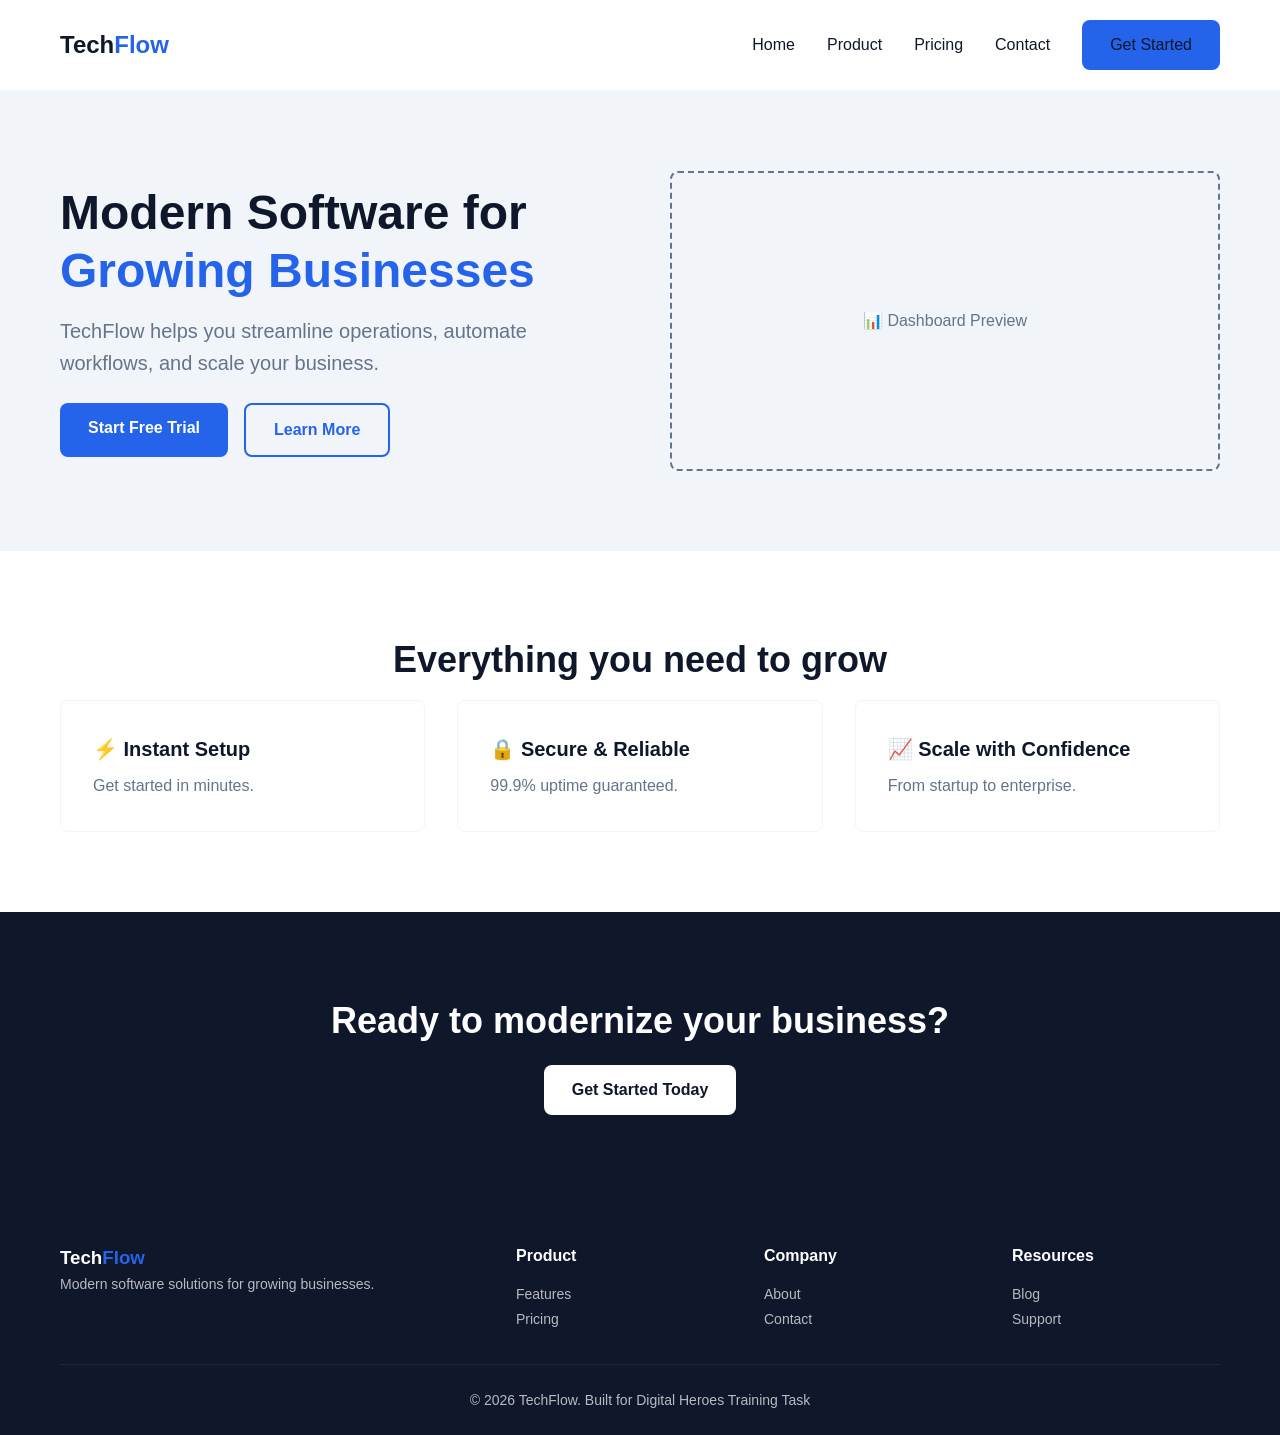
<file: index.html>
<!DOCTYPE html>
<html lang="en">
<head>
    <meta charset="UTF-8" />
    <meta name="viewport" content="width=device-width, initial-scale=1.0"/>
    <title>TechFlow — Modern Software for Growing Businesses</title>
    <meta name="description" content="TechFlow helps businesses streamline operations with modern software solutions."/>
    
    <!-- ===== CSS PATH ===== -->
    <link rel="stylesheet" href="css/style.css"/>

    <!-- Open Graph -->
    <meta property="og:title" content="TechFlow — Modern Software"/>
    <meta property="og:description" content="Streamline operations with modern software."/>
    <meta property="og:type" content="website"/>
    <meta property="og:url" content="https://your-live-url.com"/>

    <!-- Structured Data -->
    <script type="application/ld+json">
    {
        "@context": "https://schema.org",
        "@type": "Organization",
        "name": "TechFlow",
        "url": "https://your-live-url.com",
        "description": "Modern software solutions for growing businesses."
    }
    </script>
</head>
<body>

    <!-- ===== HEADER (Copy from deepseek_html_20260725_cde1c1) ===== -->
    <header class="site-header" role="banner">
        <div class="container">
            <a href="index.html" class="logo">Tech<span>Flow</span></a>
            <button class="menu-toggle" aria-label="Toggle navigation" onclick="toggleMenu()">☰</button>
            <nav aria-label="Main Navigation">
                <ul class="nav-links" id="navLinks">
                    <li><a href="index.html">Home</a></li>
                    <li><a href="product.html">Product</a></li>
                    <li><a href="pricing.html">Pricing</a></li>
                    <li><a href="contact.html">Contact</a></li>
                    <li><a href="contact.html" class="btn btn-primary">Get Started</a></li>
                </ul>
            </nav>
        </div>
    </header>

    <!-- ===== MAIN CONTENT ===== -->
    <main id="main">
        <section class="hero">
            <div class="container">
                <div class="hero-content">
                    <h1>Modern Software for <span>Growing Businesses</span></h1>
                    <p>TechFlow helps you streamline operations, automate workflows, and scale your business.</p>
                    <div class="hero-actions">
                        <a href="contact.html" class="btn btn-primary">Start Free Trial</a>
                        <a href="product.html" class="btn btn-outline">Learn More</a>
                    </div>
                </div>
                <div class="hero-image">📊 Dashboard Preview</div>
            </div>
        </section>

        <section class="features">
            <div class="container">
                <h2 class="section-title">Everything you need to grow</h2>
                <div class="features-grid">
                    <div class="feature-card"><h3>⚡ Instant Setup</h3><p>Get started in minutes.</p></div>
                    <div class="feature-card"><h3>🔒 Secure & Reliable</h3><p>99.9% uptime guaranteed.</p></div>
                    <div class="feature-card"><h3>📈 Scale with Confidence</h3><p>From startup to enterprise.</p></div>
                </div>
            </div>
        </section>

        <section class="cta-section">
            <div class="container">
                <h2>Ready to modernize your business?</h2>
                <a href="contact.html" class="btn btn-primary">Get Started Today</a>
            </div>
        </section>
    </main>

    <!-- ===== FOOTER (Copy from deepseek_html_20260725_f30baa) ===== -->
    <footer class="site-footer" role="contentinfo">
        <div class="container">
            <div class="footer-grid">
                <div class="footer-brand">
                    <h3>Tech<span style="color:#2563eb;">Flow</span></h3>
                    <p>Modern software solutions for growing businesses.</p>
                </div>
                <div class="footer-links">
                    <h4>Product</h4>
                    <ul><li><a href="product.html">Features</a></li><li><a href="pricing.html">Pricing</a></li></ul>
                </div>
                <div class="footer-links">
                    <h4>Company</h4>
                    <ul><li><a href="#">About</a></li><li><a href="contact.html">Contact</a></li></ul>
                </div>
                <div class="footer-links">
                    <h4>Resources</h4>
                    <ul><li><a href="#">Blog</a></li><li><a href="#">Support</a></li></ul>
                </div>
            </div>
            <div class="footer-bottom">
                <p>&copy; 2026 TechFlow. Built for <a href="https://digitalheroesco.com" target="_blank">Digital Heroes Training Task</a></p>
            </div>
        </div>
    </footer>

    <!-- ===== JS PATH ===== -->
    <script src="js/script.js"></script>

</body>
</html>
</file>
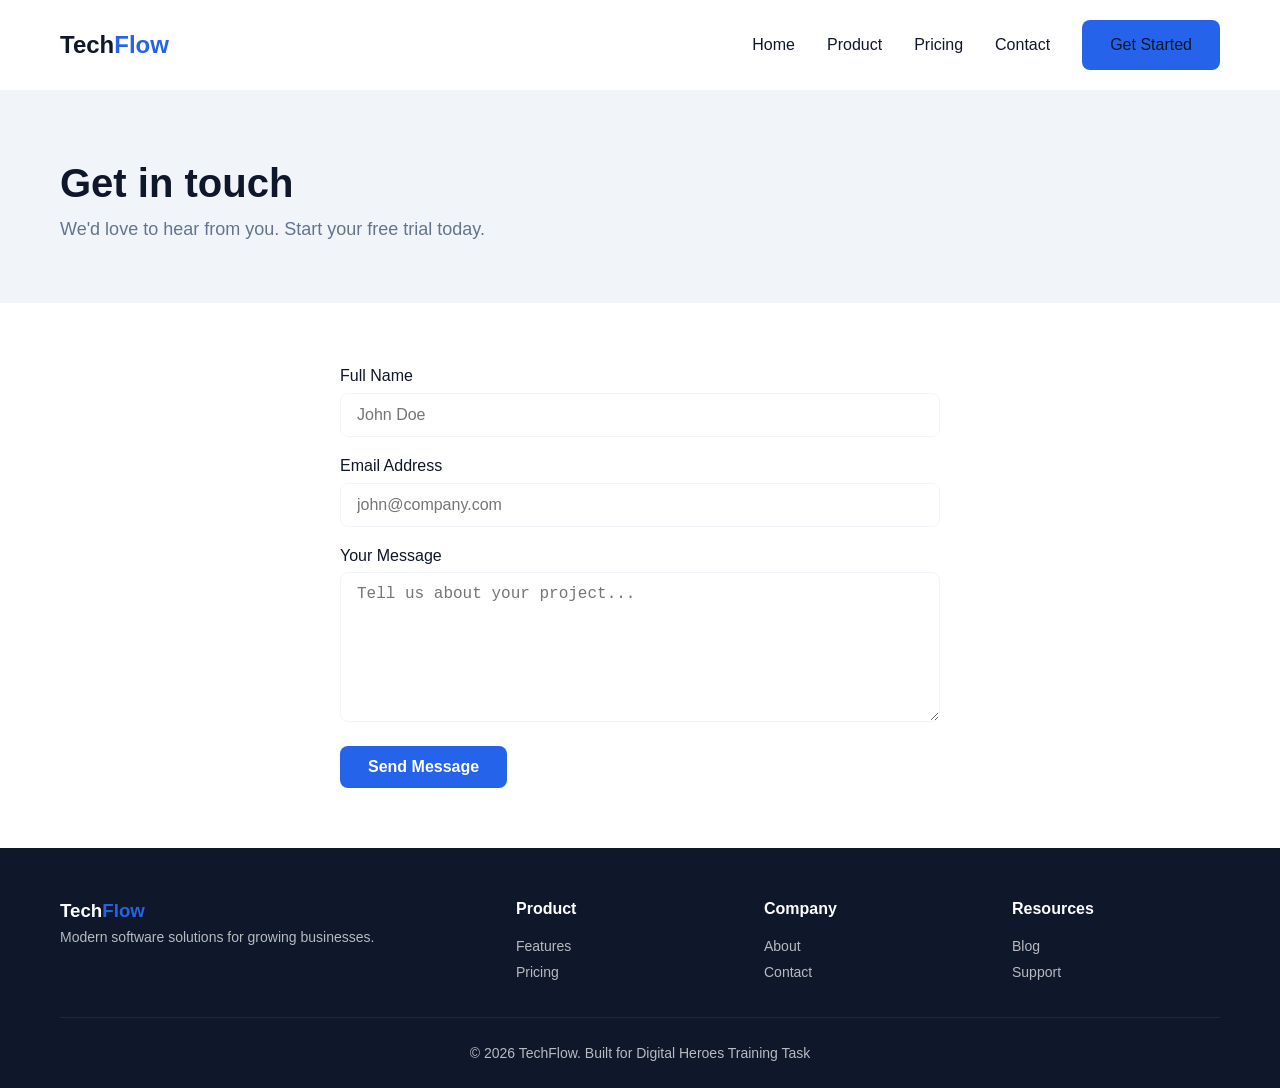
<file: contact.html>
<!DOCTYPE html>
<html lang="en">
<head>
    <meta charset="UTF-8" />
    <meta name="viewport" content="width=device-width, initial-scale=1.0" />
    <title>Contact — TechFlow</title>
    <meta name="description" content="Get in touch with TechFlow. Start your free trial today." />

    <!-- CSS -->
    <link rel="stylesheet" href="css/style.css" />

    <!-- Open Graph -->
    <meta property="og:title" content="Contact — TechFlow" />
    <meta property="og:description" content="Get in touch with TechFlow." />
    <meta property="og:type" content="website" />
    <meta property="og:url" content="https://digital-heroes-task-nu.vercel.app/contact.html" />

    <!-- Structured Data: Organization -->
    <script type="application/ld+json">
    {
        "@context": "https://schema.org",
        "@type": "Organization",
        "name": "TechFlow",
        "url": "https://digital-heroes-task-nu.vercel.app",
        "contactPoint": {
            "@type": "ContactPoint",
            "email": "hello@techflow.com"
        }
    }
    </script>
</head>
<body>

    <!-- Header Placeholder -->
    <div id="header-placeholder"></div>

    <!-- ===== MAIN CONTENT ===== -->
    <main id="main">
        <section class="page-header">
            <div class="container">
                <h1>Get in touch</h1>
                <p>We'd love to hear from you. Start your free trial today.</p>
            </div>
        </section>

        <section class="contact-section">
            <div class="container">
                <form class="contact-form" onsubmit="event.preventDefault(); alert('Thank you! We\'ll be in touch.');">
                    <label for="name">Full Name</label>
                    <input type="text" id="name" name="name" required placeholder="John Doe" />

                    <label for="email">Email Address</label>
                    <input type="email" id="email" name="email" required placeholder="john@company.com" />

                    <label for="message">Your Message</label>
                    <textarea id="message" name="message" required placeholder="Tell us about your project..."></textarea>

                    <button type="submit" class="btn btn-primary">Send Message</button>
                </form>
            </div>
        </section>
    </main>

    <!-- Footer Placeholder -->
    <div id="footer-placeholder"></div>

    <!-- JS -->
    <script src="js/script.js"></script>
    <script src="js/load.js"></script>

</body>
</html>
</file>
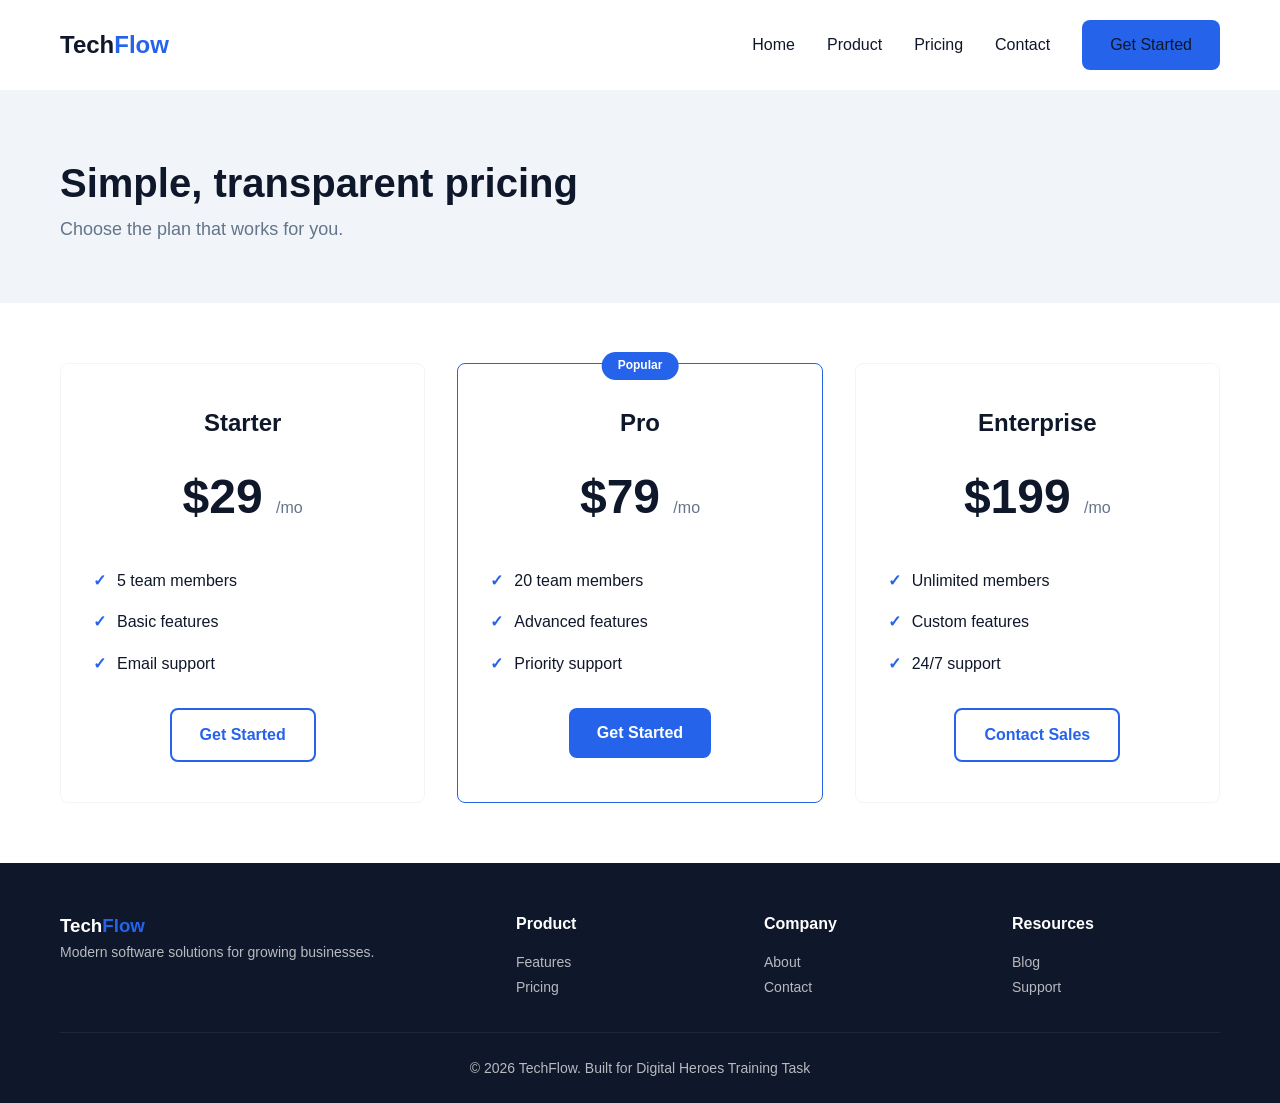
<file: pricing.html>
<!DOCTYPE html>
<html lang="en">
<head>
    <meta charset="UTF-8" />
    <meta name="viewport" content="width=device-width, initial-scale=1.0" />
    <title>Pricing — TechFlow</title>
    <meta name="description" content="Simple, transparent pricing for TechFlow. Choose the plan that works for your business." />

    <!-- CSS -->
    <link rel="stylesheet" href="css/style.css" />

    <!-- Open Graph -->
    <meta property="og:title" content="Pricing — TechFlow" />
    <meta property="og:description" content="Simple, transparent pricing." />
    <meta property="og:type" content="website" />
    <meta property="og:url" content="https://digital-heroes-task-nu.vercel.app/pricing.html" />

    <!-- Structured Data: FAQPage -->
    <script type="application/ld+json">
    {
        "@context": "https://schema.org",
        "@type": "FAQPage",
        "mainEntity": [
            {
                "@type": "Question",
                "name": "What is TechFlow?",
                "acceptedAnswer": {
                    "@type": "Answer",
                    "text": "TechFlow is a modern software platform designed to help businesses streamline operations, automate workflows, and scale effortlessly."
                }
            },
            {
                "@type": "Question",
                "name": "Is there a free trial?",
                "acceptedAnswer": {
                    "@type": "Answer",
                    "text": "Yes, we offer a 14-day free trial with full access to all features."
                }
            },
            {
                "@type": "Question",
                "name": "Can I cancel anytime?",
                "acceptedAnswer": {
                    "@type": "Answer",
                    "text": "Yes, you can cancel your subscription anytime with no hidden fees."
                }
            }
        ]
    }
    </script>
</head>
<body>

    <!-- Header Placeholder -->
    <div id="header-placeholder"></div>

    <!-- ===== MAIN CONTENT ===== -->
    <main id="main">
        <section class="page-header">
            <div class="container">
                <h1>Simple, transparent pricing</h1>
                <p>Choose the plan that works for you.</p>
            </div>
        </section>

        <section class="pricing-section">
            <div class="container">
                <div class="pricing-grid">
                    <div class="pricing-card">
                        <h3>Starter</h3>
                        <div class="price">$29 <span>/mo</span></div>
                        <ul>
                            <li>5 team members</li>
                            <li>Basic features</li>
                            <li>Email support</li>
                        </ul>
                        <a href="contact.html" class="btn btn-outline">Get Started</a>
                    </div>
                    <div class="pricing-card featured">
                        <h3>Pro</h3>
                        <div class="price">$79 <span>/mo</span></div>
                        <ul>
                            <li>20 team members</li>
                            <li>Advanced features</li>
                            <li>Priority support</li>
                        </ul>
                        <a href="contact.html" class="btn btn-primary">Get Started</a>
                    </div>
                    <div class="pricing-card">
                        <h3>Enterprise</h3>
                        <div class="price">$199 <span>/mo</span></div>
                        <ul>
                            <li>Unlimited members</li>
                            <li>Custom features</li>
                            <li>24/7 support</li>
                        </ul>
                        <a href="contact.html" class="btn btn-outline">Contact Sales</a>
                    </div>
                </div>
            </div>
        </section>
    </main>

    <!-- Footer Placeholder -->
    <div id="footer-placeholder"></div>

    <!-- JS -->
    <script src="js/script.js"></script>
    <script src="js/load.js"></script>

</body>
</html>
</file>
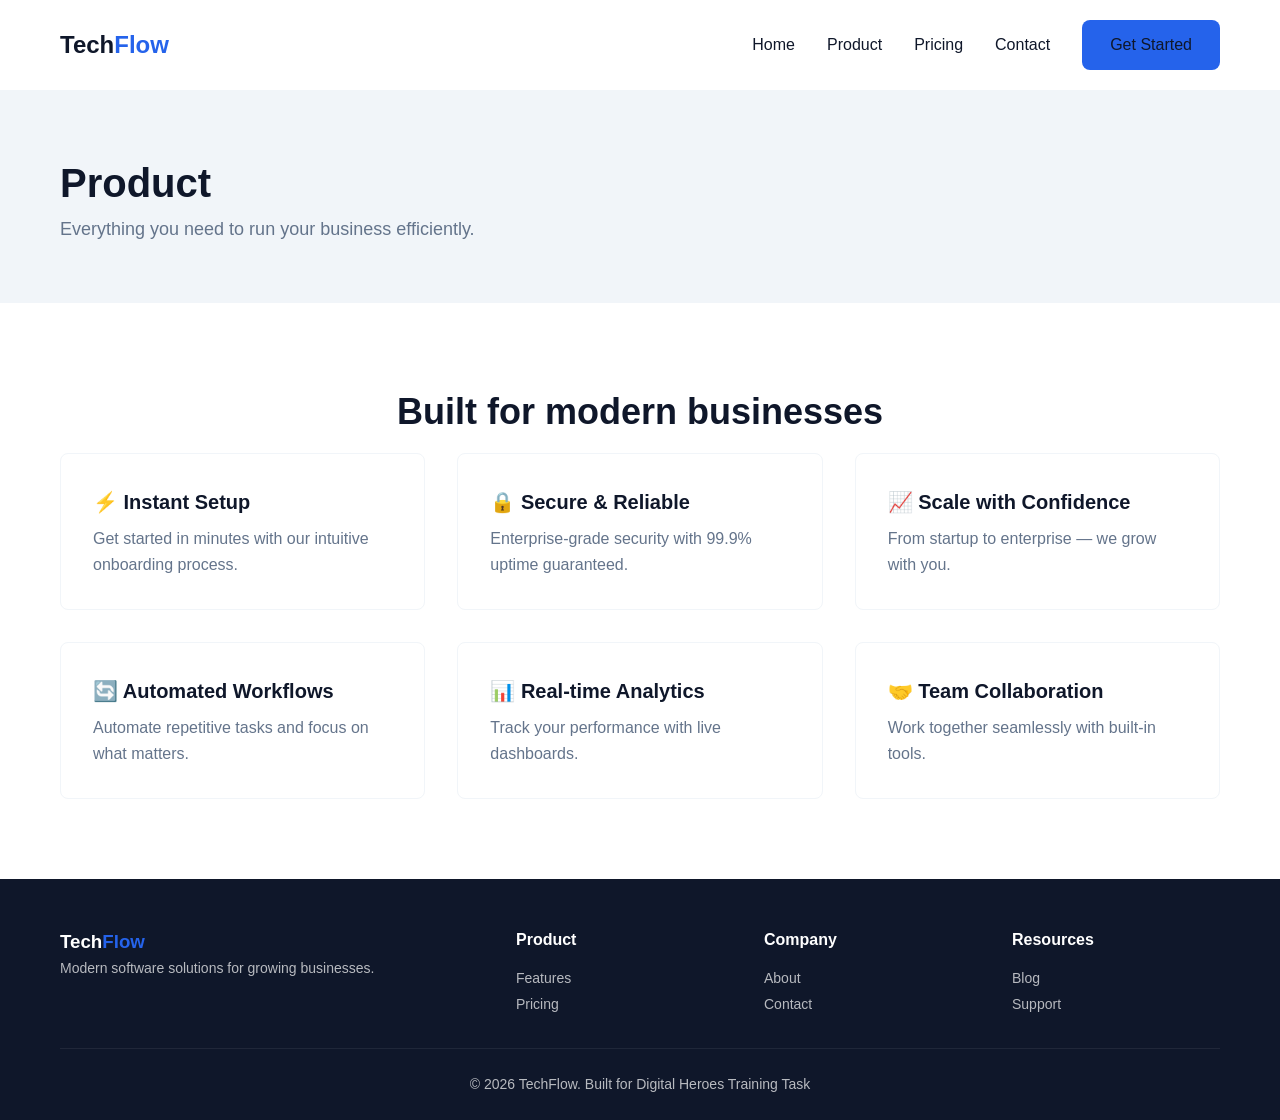
<file: product.html>
<!DOCTYPE html>
<html lang="en">
<head>
    <meta charset="UTF-8" />
    <meta name="viewport" content="width=device-width, initial-scale=1.0" />
    <title>Product — TechFlow</title>
    <meta name="description" content="Explore TechFlow product features — everything you need to run your business efficiently." />

    <!-- CSS -->
    <link rel="stylesheet" href="css/style.css" />

    <!-- Open Graph -->
    <meta property="og:title" content="Product — TechFlow" />
    <meta property="og:description" content="Explore TechFlow product features." />
    <meta property="og:type" content="website" />
    <meta property="og:url" content="https://digital-heroes-task-nu.vercel.app/product.html" />

    <!-- Structured Data: Product -->
    <script type="application/ld+json">
    {
        "@context": "https://schema.org",
        "@type": "Product",
        "name": "TechFlow Platform",
        "description": "All-in-one software for modern businesses.",
        "brand": {
            "@type": "Brand",
            "name": "TechFlow"
        }
    }
    </script>
</head>
<body>

    <!-- Header Placeholder -->
    <div id="header-placeholder"></div>

    <!-- ===== MAIN CONTENT ===== -->
    <main id="main">
        <section class="page-header">
            <div class="container">
                <h1>Product</h1>
                <p>Everything you need to run your business efficiently.</p>
            </div>
        </section>

        <section class="features">
            <div class="container">
                <h2 class="section-title">Built for modern businesses</h2>
                <div class="features-grid">
                    <div class="feature-card">
                        <h3>⚡ Instant Setup</h3>
                        <p>Get started in minutes with our intuitive onboarding process.</p>
                    </div>
                    <div class="feature-card">
                        <h3>🔒 Secure & Reliable</h3>
                        <p>Enterprise-grade security with 99.9% uptime guaranteed.</p>
                    </div>
                    <div class="feature-card">
                        <h3>📈 Scale with Confidence</h3>
                        <p>From startup to enterprise — we grow with you.</p>
                    </div>
                    <div class="feature-card">
                        <h3>🔄 Automated Workflows</h3>
                        <p>Automate repetitive tasks and focus on what matters.</p>
                    </div>
                    <div class="feature-card">
                        <h3>📊 Real-time Analytics</h3>
                        <p>Track your performance with live dashboards.</p>
                    </div>
                    <div class="feature-card">
                        <h3>🤝 Team Collaboration</h3>
                        <p>Work together seamlessly with built-in tools.</p>
                    </div>
                </div>
            </div>
        </section>
    </main>

    <!-- Footer Placeholder -->
    <div id="footer-placeholder"></div>

    <!-- JS -->
    <script src="js/script.js"></script>
    <script src="js/load.js"></script>

</body>
</html>
</file>
<file: css/style.css>
/* ===== CSS Variables ===== */
:root {
    --primary: #2563eb;
    --primary-dark: #1d4ed8;
    --secondary: #0f172a;
    --gray: #64748b;
    --light-gray: #f1f5f9;
    --white: #ffffff;
    --font: 'Inter', -apple-system, BlinkMacSystemFont, 'Segoe UI', Roboto, sans-serif;
    --max-width: 1200px;
    --radius: 8px;
    --shadow: 0 4px 6px -1px rgba(0,0,0,0.1);
}

/* ===== Reset & Base ===== */
* {
    margin: 0;
    padding: 0;
    box-sizing: border-box;
}

html {
    scroll-behavior: smooth;
}

body {
    font-family: var(--font);
    color: var(--secondary);
    line-height: 1.6;
    background: var(--white);
}

a {
    color: var(--primary);
    text-decoration: none;
}

a:hover {
    text-decoration: underline;
}

img {
    max-width: 100%;
    height: auto;
    display: block;
}

/* ===== Container ===== */
.container {
    max-width: var(--max-width);
    margin: 0 auto;
    padding: 0 20px;
}

/* ===== Buttons ===== */
.btn {
    display: inline-block;
    padding: 12px 28px;
    border-radius: var(--radius);
    font-weight: 600;
    font-size: 16px;
    cursor: pointer;
    transition: all 0.3s ease;
    border: none;
    text-decoration: none !important;
}

.btn-primary {
    background: var(--primary);
    color: var(--white);
}

.btn-primary:hover {
    background: var(--primary-dark);
    transform: translateY(-2px);
    box-shadow: var(--shadow);
    text-decoration: none !important;
}

.btn-outline {
    background: transparent;
    color: var(--primary);
    border: 2px solid var(--primary);
}

.btn-outline:hover {
    background: var(--primary);
    color: var(--white);
    text-decoration: none !important;
}

/* ===== Header ===== */
.site-header {
    padding: 20px 0;
    border-bottom: 1px solid var(--light-gray);
    position: sticky;
    top: 0;
    background: var(--white);
    z-index: 100;
}

.site-header .container {
    display: flex;
    justify-content: space-between;
    align-items: center;
}

.logo {
    font-size: 24px;
    font-weight: 700;
    color: var(--secondary);
}

.logo span {
    color: var(--primary);
}

.nav-links {
    display: flex;
    list-style: none;
    gap: 32px;
    align-items: center;
}

.nav-links a {
    color: var(--secondary);
    font-weight: 500;
    text-decoration: none;
}

.nav-links a:hover {
    color: var(--primary);
    text-decoration: none;
}

/* ===== Mobile Menu Toggle ===== */
.menu-toggle {
    display: none;
    background: none;
    border: none;
    font-size: 28px;
    cursor: pointer;
    padding: 4px 8px;
}

/* ===== Hero Section ===== */
.hero {
    padding: 80px 0;
    background: var(--light-gray);
}

.hero .container {
    display: grid;
    grid-template-columns: 1fr 1fr;
    gap: 60px;
    align-items: center;
}

.hero-content h1 {
    font-size: 48px;
    line-height: 1.2;
    margin-bottom: 16px;
}

.hero-content h1 span {
    color: var(--primary);
}

.hero-content p {
    font-size: 20px;
    color: var(--gray);
    margin-bottom: 24px;
}

.hero-actions {
    display: flex;
    gap: 16px;
    flex-wrap: wrap;
}

.hero-image {
    background: var(--light-gray);
    border-radius: var(--radius);
    padding: 40px;
    text-align: center;
    border: 2px dashed var(--gray);
    min-height: 300px;
    display: flex;
    align-items: center;
    justify-content: center;
    color: var(--gray);
}

/* ===== Features ===== */
.features {
    padding: 80px 0;
}

.section-title {
    text-align: center;
    font-size: 36px;
    margin-bottom: 12px;
}

.section-subtitle {
    text-align: center;
    color: var(--gray);
    font-size: 18px;
    margin-bottom: 48px;
}

.features-grid {
    display: grid;
    grid-template-columns: repeat(3, 1fr);
    gap: 32px;
}

.feature-card {
    background: var(--white);
    padding: 32px;
    border-radius: var(--radius);
    border: 1px solid var(--light-gray);
    transition: all 0.3s ease;
}

.feature-card:hover {
    box-shadow: var(--shadow);
    transform: translateY(-4px);
}

.feature-card h3 {
    font-size: 20px;
    margin-bottom: 8px;
}

.feature-card p {
    color: var(--gray);
}

/* ===== CTA Section ===== */
.cta-section {
    background: var(--secondary);
    color: var(--white);
    padding: 80px 0;
    text-align: center;
}

.cta-section h2 {
    font-size: 36px;
    margin-bottom: 16px;
}

.cta-section p {
    font-size: 18px;
    opacity: 0.8;
    margin-bottom: 32px;
}

.cta-section .btn-primary {
    background: var(--white);
    color: var(--secondary);
}

.cta-section .btn-primary:hover {
    background: var(--light-gray);
}

/* ===== Footer ===== */
.site-footer {
    background: var(--secondary);
    color: var(--white);
    padding: 48px 0 24px;
}

.footer-grid {
    display: grid;
    grid-template-columns: 2fr 1fr 1fr 1fr;
    gap: 40px;
    margin-bottom: 32px;
}

.footer-brand p {
    opacity: 0.7;
    font-size: 14px;
}

.footer-links h4 {
    font-size: 16px;
    margin-bottom: 12px;
}

.footer-links ul {
    list-style: none;
}

.footer-links a {
    color: rgba(255,255,255,0.7);
    font-size: 14px;
    text-decoration: none;
}

.footer-links a:hover {
    color: var(--white);
    text-decoration: underline;
}

.footer-bottom {
    border-top: 1px solid rgba(255,255,255,0.1);
    padding-top: 24px;
    text-align: center;
    font-size: 14px;
    opacity: 0.7;
}

.footer-bottom a {
    color: var(--white);
}

/* ===== Page Headers ===== */
.page-header {
    padding: 60px 0;
    background: var(--light-gray);
}

.page-header h1 {
    font-size: 40px;
}

.page-header p {
    font-size: 18px;
    color: var(--gray);
}

/* ===== Pricing ===== */
.pricing-grid {
    display: grid;
    grid-template-columns: repeat(3, 1fr);
    gap: 32px;
    padding: 60px 0;
}

.pricing-card {
    background: var(--white);
    padding: 40px 32px;
    border-radius: var(--radius);
    border: 1px solid var(--light-gray);
    text-align: center;
    transition: all 0.3s ease;
}

.pricing-card:hover {
    box-shadow: var(--shadow);
    transform: translateY(-4px);
}

.pricing-card.featured {
    border-color: var(--primary);
    position: relative;
}

.pricing-card.featured::before {
    content: "Popular";
    position: absolute;
    top: -12px;
    left: 50%;
    transform: translateX(-50%);
    background: var(--primary);
    color: var(--white);
    padding: 4px 16px;
    border-radius: 20px;
    font-size: 12px;
    font-weight: 600;
}

.pricing-card h3 {
    font-size: 24px;
    margin-bottom: 8px;
}

.pricing-card .price {
    font-size: 48px;
    font-weight: 700;
    color: var(--secondary);
    margin: 16px 0;
}

.pricing-card .price span {
    font-size: 16px;
    font-weight: 400;
    color: var(--gray);
}

.pricing-card ul {
    list-style: none;
    margin: 24px 0;
    text-align: left;
}

.pricing-card ul li {
    padding: 8px 0;
    padding-left: 24px;
    position: relative;
}

.pricing-card ul li::before {
    content: "✓";
    position: absolute;
    left: 0;
    color: var(--primary);
    font-weight: 700;
}

/* ===== Contact Form ===== */
.contact-section {
    padding: 60px 0;
}

.contact-form {
    max-width: 600px;
    margin: 0 auto;
}

.contact-form label {
    display: block;
    font-weight: 500;
    margin-bottom: 4px;
}

.contact-form input,
.contact-form textarea {
    width: 100%;
    padding: 12px 16px;
    border: 1px solid var(--light-gray);
    border-radius: var(--radius);
    font-size: 16px;
    margin-bottom: 16px;
}

.contact-form input:focus,
.contact-form textarea:focus {
    outline: 2px solid var(--primary);
    outline-offset: 2px;
}

.contact-form textarea {
    min-height: 150px;
    resize: vertical;
}

/* ===== FAQ ===== */
.faq-section {
    padding: 60px 0;
}

.faq-item {
    border-bottom: 1px solid var(--light-gray);
    padding: 16px 0;
}

.faq-question {
    font-weight: 600;
    font-size: 18px;
    cursor: pointer;
    background: none;
    border: none;
    width: 100%;
    text-align: left;
    padding: 8px 0;
}

.faq-answer {
    padding: 8px 0;
    color: var(--gray);
    display: none;
}

.faq-answer.visible {
    display: block;
}

/* ===== Responsive ===== */
@media (max-width: 992px) {
    .hero .container {
        grid-template-columns: 1fr;
    }

    .features-grid {
        grid-template-columns: 1fr 1fr;
    }

    .pricing-grid {
        grid-template-columns: 1fr 1fr;
    }

    .footer-grid {
        grid-template-columns: 1fr 1fr;
    }
}

@media (max-width: 768px) {
    .menu-toggle {
        display: block;
    }

    .nav-links {
        display: none;
        flex-direction: column;
        gap: 16px;
        padding: 20px 0;
        width: 100%;
    }

    .nav-links.open {
        display: flex;
    }

    .site-header .container {
        flex-wrap: wrap;
    }

    .hero-content h1 {
        font-size: 32px;
    }

    .features-grid {
        grid-template-columns: 1fr;
    }

    .pricing-grid {
        grid-template-columns: 1fr;
    }

    .footer-grid {
        grid-template-columns: 1fr;
    }

    .section-title {
        font-size: 28px;
    }
}

/* ===== Focus Styles (Keyboard Accessibility) ===== */
a:focus-visible,
button:focus-visible,
input:focus-visible,
textarea:focus-visible {
    outline: 3px solid var(--primary);
    outline-offset: 2px;
}

/* ===== Skip Link ===== */
.skip-link {
    position: absolute;
    top: -1000px;
    left: 50%;
    transform: translateX(-50%);
    background: var(--secondary);
    color: var(--white);
    padding: 12px 24px;
    z-index: 999;
    border-radius: 0 0 8px 8px;
}

.skip-link:focus {
    top: 0;
}
</file>
